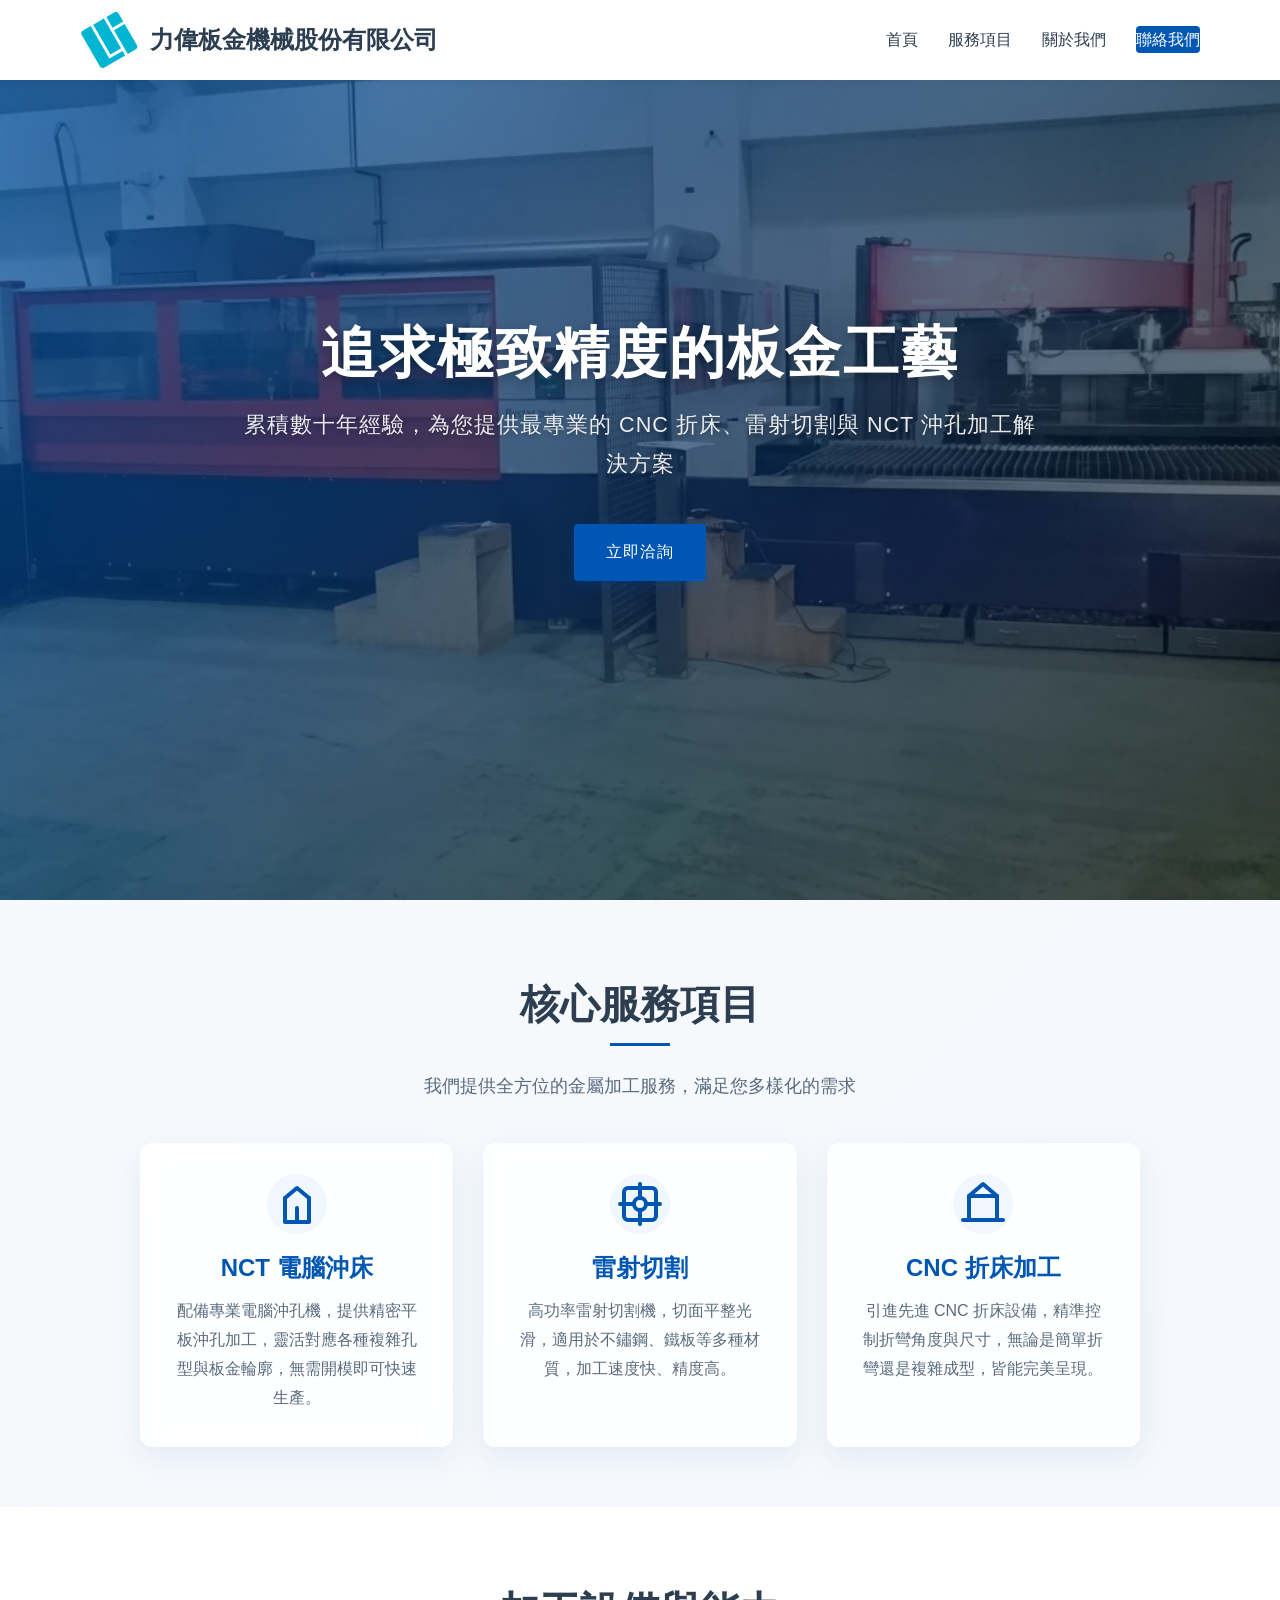
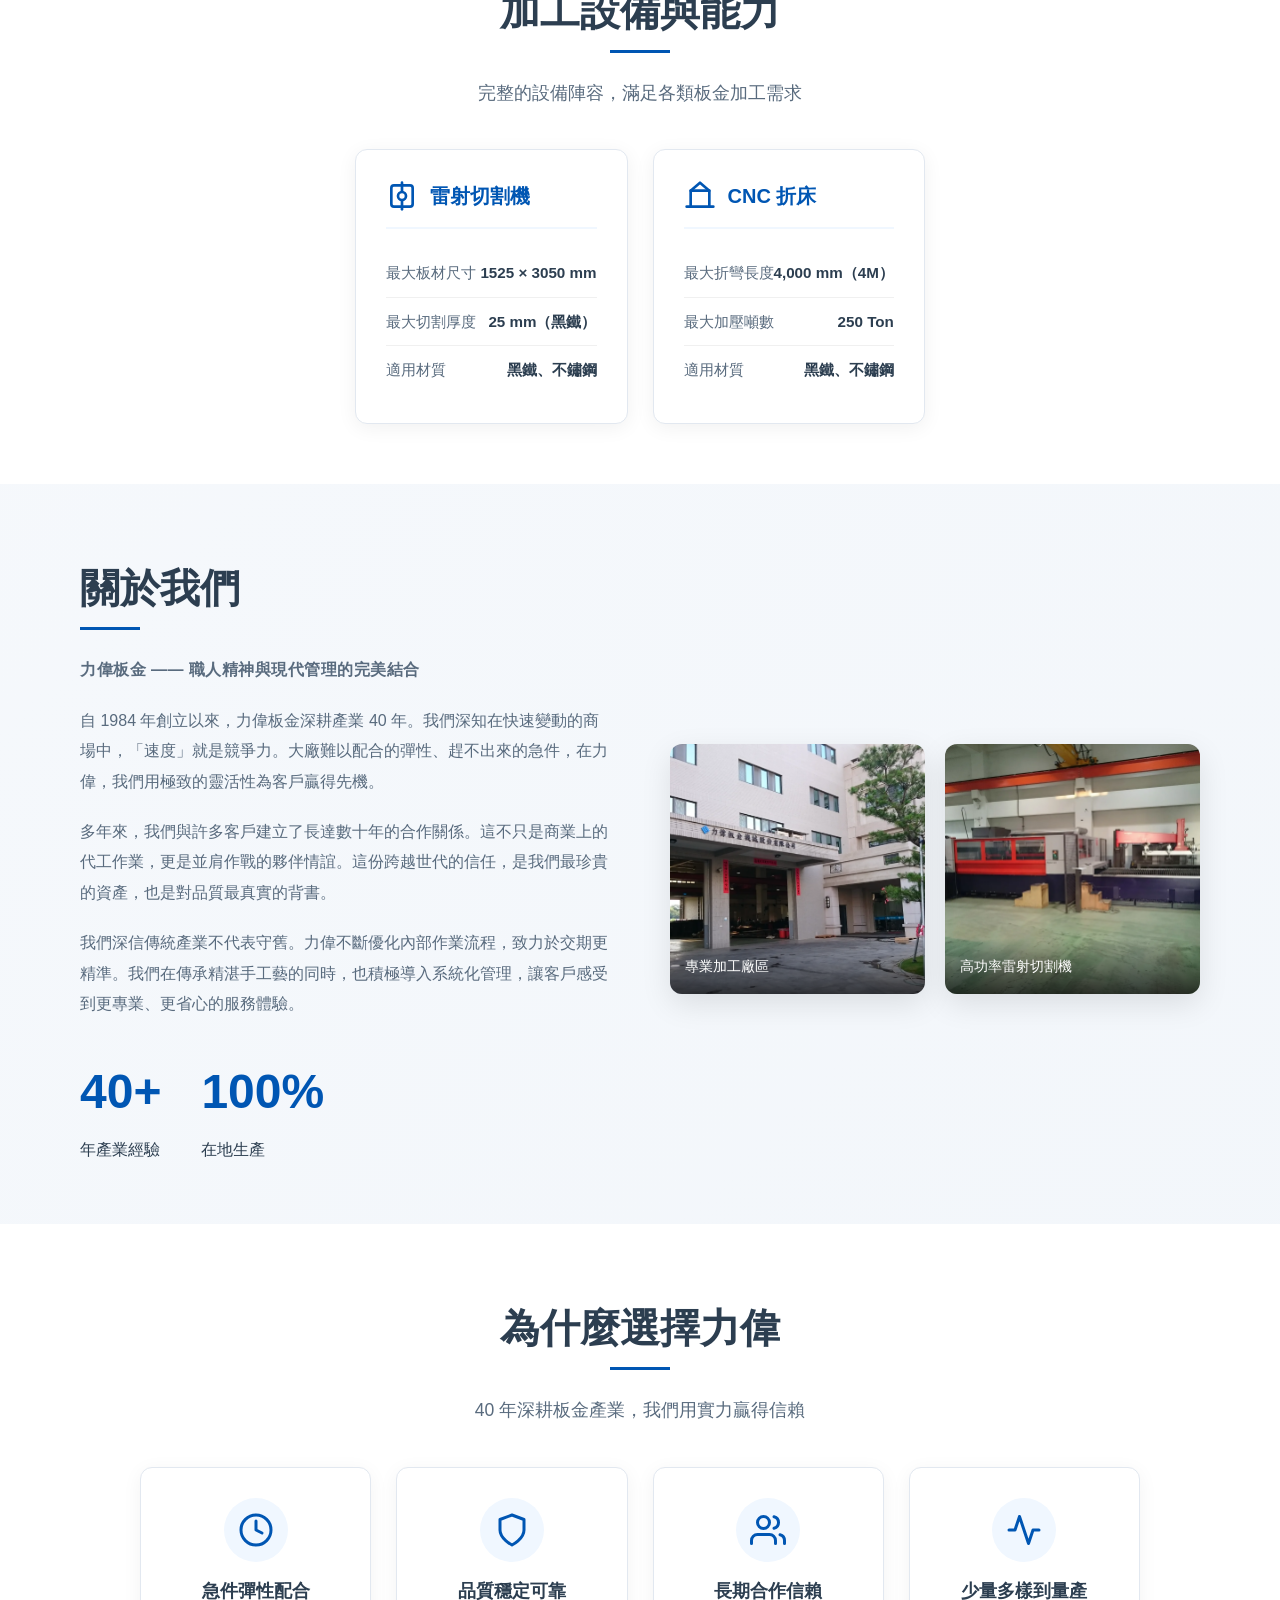
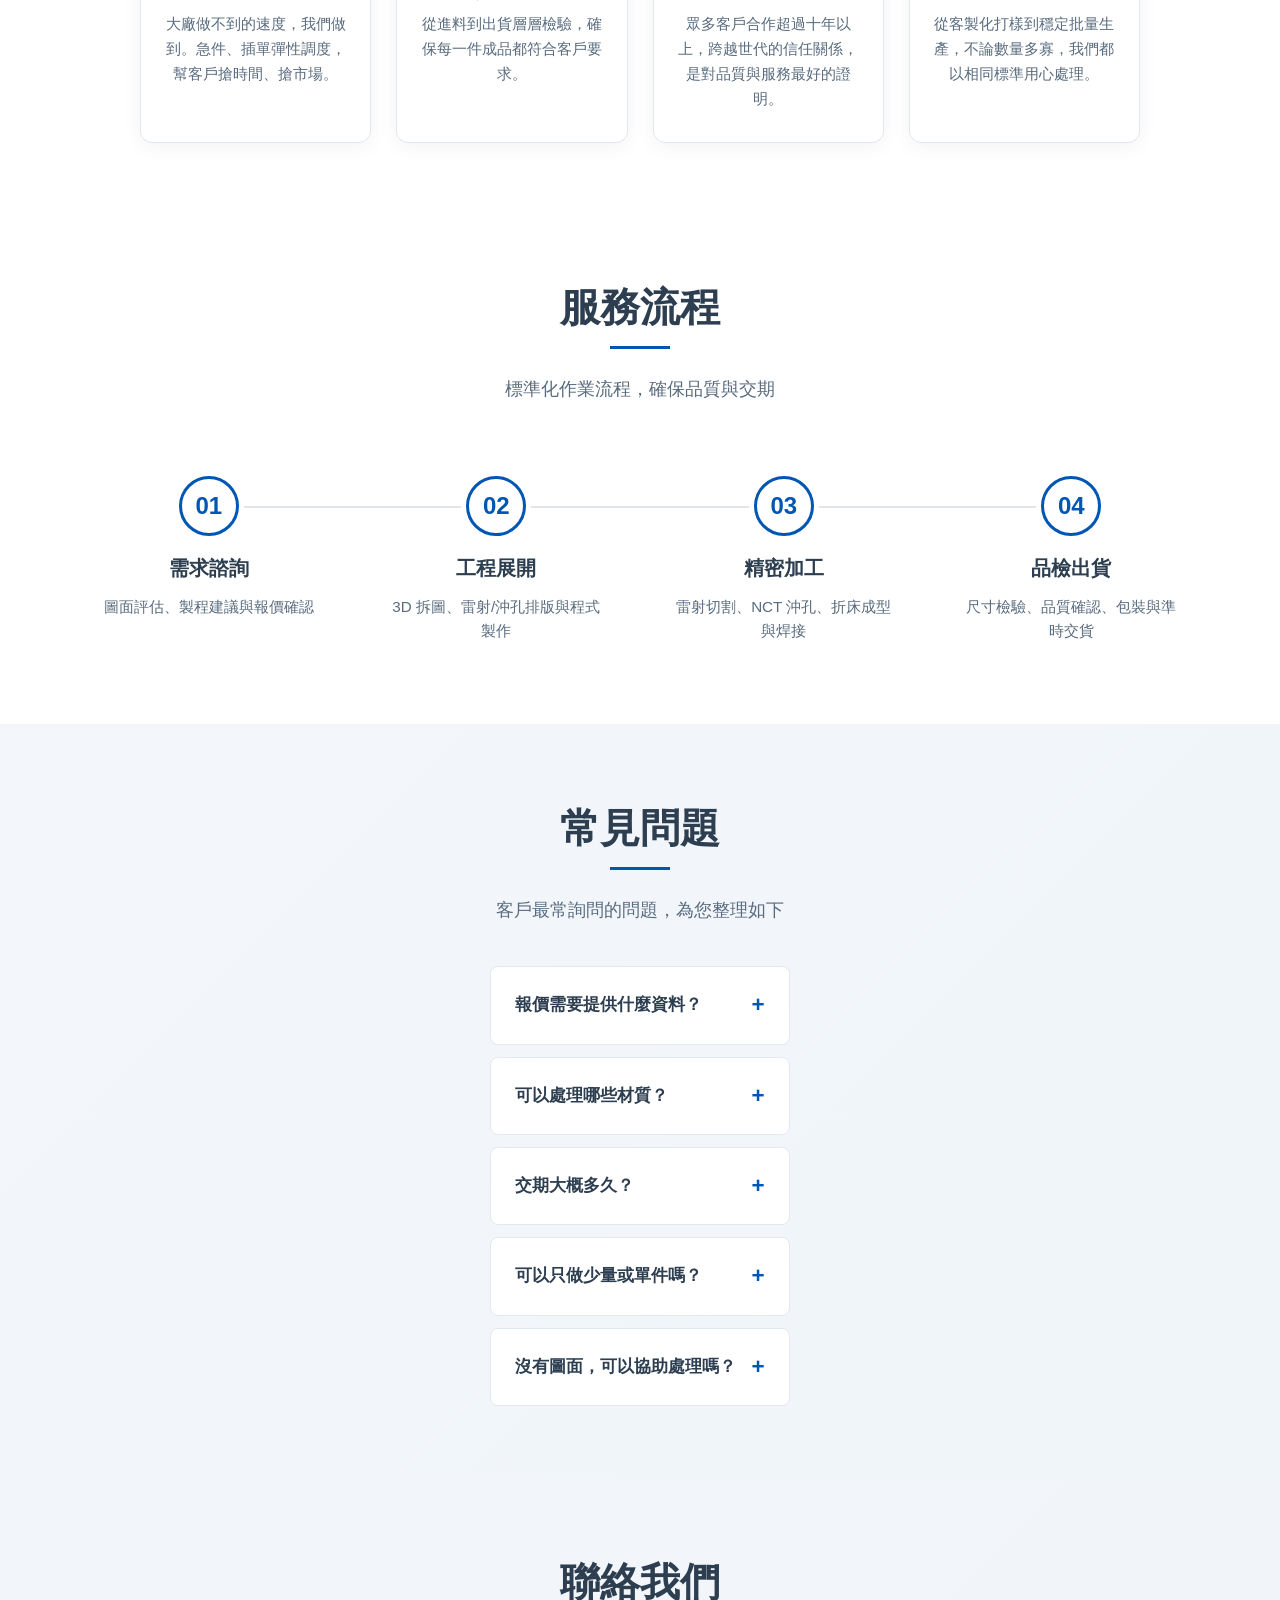
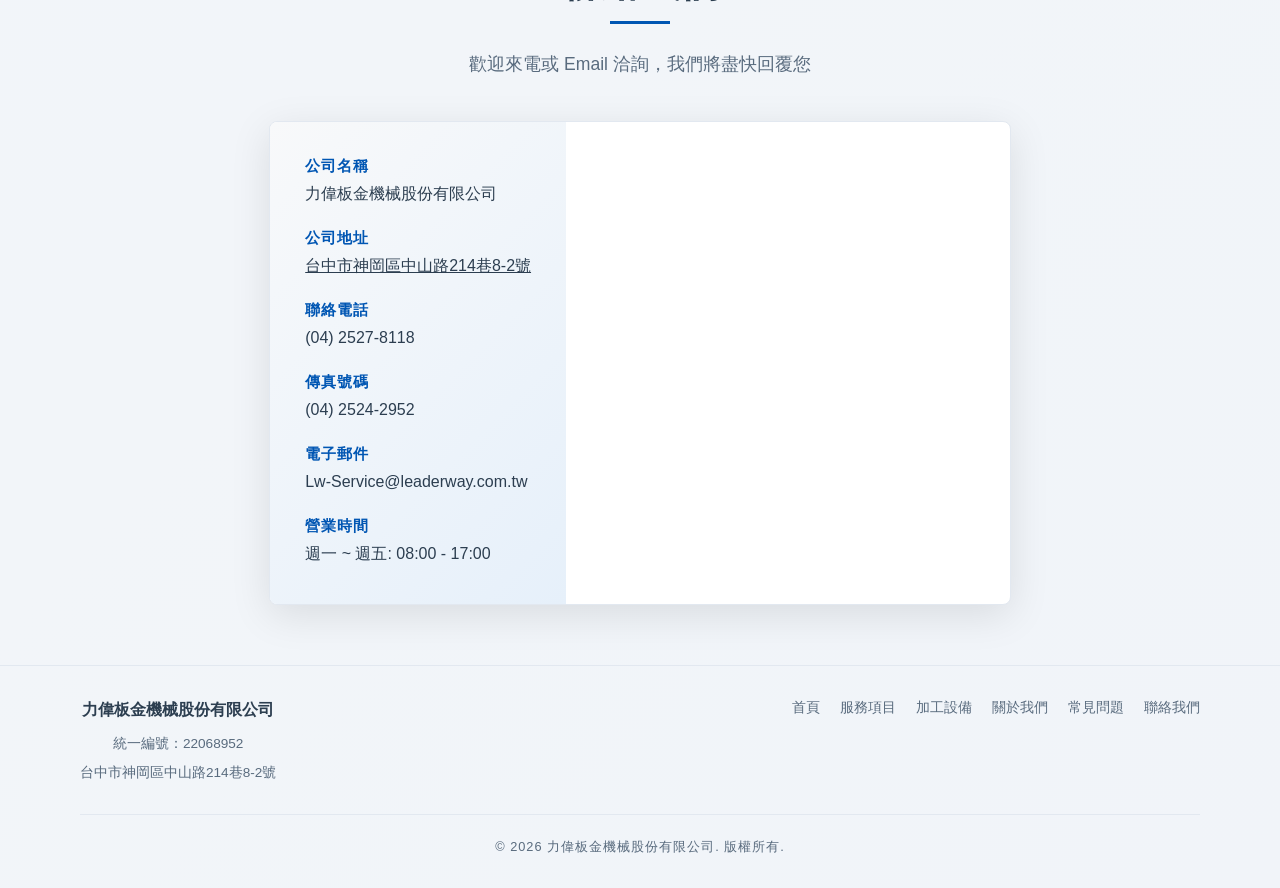
<file: index.html>
<!DOCTYPE html>
<html lang="zh-TW">

<head>
    <meta charset="UTF-8">
    <meta name="viewport" content="width=device-width, initial-scale=1.0">
    <meta name="theme-color" content="#0056b3">
    <meta http-equiv="Content-Security-Policy" content="default-src 'self'; script-src 'self'; style-src 'self' 'unsafe-inline' https://fonts.googleapis.com; font-src https://fonts.gstatic.com; img-src 'self' data:; frame-src https://www.google.com; connect-src 'self'; object-src 'none'; base-uri 'self'; form-action 'none'; upgrade-insecure-requests">
    <meta name="referrer" content="strict-origin-when-cross-origin">
    <link rel="icon" type="image/svg+xml" href="assets/logo.svg">
    <title>力偉板金機械股份有限公司 | 專業 CNC 折床、雷射切割、NCT 沖床加工</title>
    <meta name="description" content="力偉板金機械股份有限公司擁有數十年專業經驗，提供精密雷射切割、NCT 電腦沖床、CNC 折床加工與焊接組裝服務。位於台中神岡，是您最信賴的金屬加工合作夥伴。">
    <meta name="keywords" content="CNC折床,雷射切割,NCT沖床,板金加工,台中,神岡">
    <meta name="author" content="力偉板金機械股份有限公司">

    <!-- Open Graph for Social Sharing -->
    <meta property="og:title" content="力偉板金機械股份有限公司 | 專業 CNC 折床、雷射切割、NCT 沖床加工">
    <meta property="og:description" content="專業精密板金加工服務，提供 CNC 折床、雷射切割、NCT 沖孔加工與焊接組裝。">
    <meta property="og:type" content="business.business">
    <meta property="og:url" content="https://www.leaderway.com.tw">
    <meta property="og:image" content="https://www.leaderway.com.tw/assets/og-share.jpg">
    <meta property="og:image:width" content="1200">
    <meta property="og:image:height" content="630">
    <meta property="og:image:alt" content="力偉板金機械股份有限公司 廠區">
    <meta property="og:locale" content="zh_TW">
    <meta name="twitter:card" content="summary_large_image">

    <!-- Google Fonts -->
    <link rel="preconnect" href="https://fonts.googleapis.com">
    <link rel="preconnect" href="https://fonts.gstatic.com" crossorigin>
    <link
        href="https://fonts.googleapis.com/css2?family=Noto+Sans+TC:wght@400;500;700&family=Oswald:wght@500;700&display=swap"
        rel="stylesheet">

    <link rel="stylesheet" href="style.css">

    <!-- Structured Data (Schema.org) -->
    <script type="application/ld+json">
    {
        "@context": "https://schema.org",
        "@type": "LocalBusiness",
        "name": "力偉板金機械股份有限公司",
        "image": "https://www.leaderway.com.tw/assets/logo.jpg",
        "description": "專業精密板金加工服務公司",
        "url": "https://www.leaderway.com.tw",
        "telephone": "+886425278118",
        "email": "Lw-Service@leaderway.com.tw",
        "address": {
            "@type": "PostalAddress",
            "streetAddress": "台中市神岡區中山路214巷8-2號",
            "addressLocality": "台中市",
            "addressCountry": "TW"
        },
        "openingHoursSpecification": {
            "@type": "OpeningHoursSpecification",
            "dayOfWeek": ["Monday", "Tuesday", "Wednesday", "Thursday", "Friday"],
            "opens": "08:00",
            "closes": "17:00"
        }
    }
    </script>

    <!-- FAQ Structured Data -->
    <script type="application/ld+json">
    {
        "@context": "https://schema.org",
        "@type": "FAQPage",
        "mainEntity": [
            {
                "@type": "Question",
                "name": "報價需要提供什麼資料？",
                "acceptedAnswer": {
                    "@type": "Answer",
                    "text": "請提供加工圖面（CAD 檔案或 PDF 皆可）、材質、數量與交期需求。如有特殊表面處理需求（如烤漆、電鍍），也請一併說明，我們將盡速為您報價。"
                }
            },
            {
                "@type": "Question",
                "name": "可以處理哪些材質？",
                "acceptedAnswer": {
                    "@type": "Answer",
                    "text": "我們主要加工黑鐵（SPHC / SS400 等）及不鏽鋼（SUS 304 / 430 等）。這兩大類材質涵蓋了絕大多數板金加工需求。"
                }
            },
            {
                "@type": "Question",
                "name": "交期大概多久？",
                "acceptedAnswer": {
                    "@type": "Answer",
                    "text": "一般訂單交期約 7～14 個工作天，視數量與製程複雜度而定。急件可配合加速處理，歡迎來電討論。"
                }
            },
            {
                "@type": "Question",
                "name": "可以只做少量或單件嗎？",
                "acceptedAnswer": {
                    "@type": "Answer",
                    "text": "可以。我們從打樣、少量客製到穩定批量生產都能彈性配合，每一件都以相同品質標準製作。"
                }
            },
            {
                "@type": "Question",
                "name": "沒有圖面，可以協助處理嗎？",
                "acceptedAnswer": {
                    "@type": "Answer",
                    "text": "如果您有實品或草圖，我們可以協助丈量與繪製加工圖。建議先來電或 Email 與我們討論需求，再由工程人員評估。"
                }
            }
        ]
    }
    </script>
</head>

<body>
    <!-- Skip to Main Content Link (Accessibility) -->
    <a href="#capabilities" class="skip-link">跳至主要內容</a>

    <!-- Navigation -->
    <header class="header" role="banner">
        <div class="container">
            <a href="#home" class="logo" style="display:flex; align-items:center; gap:10px; text-decoration:none;"
                aria-label="力偉板金機械 首頁">
                <img src="assets/logo.svg" alt="力偉板金 Logo" width="60" height="60">
                <span class="company-name">力偉板金機械股份有限公司</span>
            </a>
            <nav class="nav" aria-label="主導航">
                <ul class="nav-list">
                    <li><a href="#home">首頁</a></li>
                    <li><a href="#capabilities">服務項目</a></li>
                    <li><a href="#about">關於我們</a></li>
                    <li><a href="#contact" class="btn-contact">聯絡我們</a></li>
                </ul>
            </nav>
            <button type="button" class="mobile-menu-toggle" aria-label="打開導航選單" aria-expanded="false" aria-controls="mobile-nav">
                <span></span>
                <span></span>
                <span></span>
            </button>
        </div>
    </header>

    <!-- Mobile Navigation Overlay -->
    <div class="mobile-nav-overlay" id="mobile-nav" role="navigation" aria-label="行動導航">
        <ul class="mobile-nav-list">
            <li><a href="#home">首頁</a></li>
            <li><a href="#capabilities">服務項目</a></li>
            <li><a href="#about">關於我們</a></li>
            <li><a href="#contact">聯絡我們</a></li>
        </ul>
    </div>

    <!-- Hero Section -->
    <section class="hero" id="home">
        <div class="hero-bg-image" style="background-image: url('assets/portfolio/machine_hero_cleaned.webp');"></div>
        <div class="hero-overlay"></div>

        <div class="hero-content">
            <h1>追求極致精度的板金工藝</h1>
            <p>累積數十年經驗，為您提供最專業的 CNC 折床、雷射切割與 NCT 沖孔加工解決方案</p>
            <a href="#contact" class="btn btn-primary">立即洽詢</a>
        </div>
    </section>

    <!-- Capabilities Section -->
    <section id="capabilities" class="section">
        <div class="container">
            <h2 class="section-title">核心服務項目</h2>
            <p class="section-subtitle">我們提供全方位的金屬加工服務，滿足您多樣化的需求</p>

            <div class="capabilities-grid">
                <div class="capability-card">
                    <div class="icon">
                        <!-- SVG Icon for Stamping -->
                        <svg xmlns="http://www.w3.org/2000/svg" width="48" height="48" viewBox="0 0 24 24" fill="none"
                            stroke="currentColor" stroke-width="2" stroke-linecap="round" stroke-linejoin="round">
                            <path d="M6 9v12h12V9" />
                            <path d="M6 9l6-5 6 5" />
                            <line x1="12" y1="14" x2="12" y2="21" />
                        </svg>
                    </div>
                    <h3>NCT 電腦沖床</h3>
                    <p>配備專業電腦沖孔機，提供精密平板沖孔加工，靈活對應各種複雜孔型與板金輪廓，無需開模即可快速生產。</p>
                </div>

                <div class="capability-card">
                    <div class="icon">
                        <!-- SVG Icon for Laser Cutting -->
                        <svg xmlns="http://www.w3.org/2000/svg" width="48" height="48" viewBox="0 0 24 24" fill="none"
                            stroke="currentColor" stroke-width="2" stroke-linecap="round" stroke-linejoin="round">
                            <rect x="4" y="4" width="16" height="16" rx="2" ry="2" />
                            <line x1="12" y1="22" x2="12" y2="15.5" />
                            <line x1="12" y1="2" x2="12" y2="8.5" />
                            <line x1="2" y1="12" x2="8.5" y2="12" />
                            <line x1="22" y1="12" x2="15.5" y2="12" />
                            <circle cx="12" cy="12" r="3" />
                        </svg>
                    </div>
                    <h3>雷射切割</h3>
                    <p>高功率雷射切割機，切面平整光滑，適用於不鏽鋼、鐵板等多種材質，加工速度快、精度高。</p>
                </div>

                <div class="capability-card">
                    <div class="icon">
                        <!-- SVG Icon for CNC Bending -->
                        <svg xmlns="http://www.w3.org/2000/svg" width="48" height="48" viewBox="0 0 24 24" fill="none"
                            stroke="currentColor" stroke-width="2" stroke-linecap="round" stroke-linejoin="round">
                            <path d="M2 20h20" />
                            <path d="M5 20V8h14v12" />
                            <path d="M5 8l7-6 7 6" />
                        </svg>
                    </div>
                    <h3>CNC 折床加工</h3>
                    <p>引進先進 CNC 折床設備，精準控制折彎角度與尺寸，無論是簡單折彎還是複雜成型，皆能完美呈現。</p>
                </div>
            </div>
        </div>
    </section>

    <!-- Equipment Specs Section -->
    <section id="equipment" class="section bg-light">
        <div class="container">
            <h2 class="section-title">加工設備與能力</h2>
            <p class="section-subtitle">完整的設備陣容，滿足各類板金加工需求</p>

            <div class="equipment-grid">
                <div class="equipment-card">
                    <div class="equipment-header">
                        <svg xmlns="http://www.w3.org/2000/svg" width="32" height="32" viewBox="0 0 24 24" fill="none"
                            stroke="currentColor" stroke-width="2" stroke-linecap="round" stroke-linejoin="round">
                            <rect x="4" y="4" width="16" height="16" rx="2" ry="2" />
                            <circle cx="12" cy="12" r="3" />
                            <line x1="12" y1="2" x2="12" y2="8.5" />
                            <line x1="12" y1="15.5" x2="12" y2="22" />
                        </svg>
                        <h3>雷射切割機</h3>
                    </div>
                    <ul class="spec-list">
                        <li><span class="spec-label">最大板材尺寸</span><span class="spec-value">1525 × 3050 mm</span></li>
                        <li><span class="spec-label">最大切割厚度</span><span class="spec-value">25 mm（黑鐵）</span></li>
                        <li><span class="spec-label">適用材質</span><span class="spec-value">黑鐵、不鏽鋼</span></li>
                    </ul>
                </div>

                <div class="equipment-card">
                    <div class="equipment-header">
                        <svg xmlns="http://www.w3.org/2000/svg" width="32" height="32" viewBox="0 0 24 24" fill="none"
                            stroke="currentColor" stroke-width="2" stroke-linecap="round" stroke-linejoin="round">
                            <path d="M2 20h20" />
                            <path d="M5 20V8h14v12" />
                            <path d="M5 8l7-6 7 6" />
                        </svg>
                        <h3>CNC 折床</h3>
                    </div>
                    <ul class="spec-list">
                        <li><span class="spec-label">最大折彎長度</span><span class="spec-value">4,000 mm（4M）</span></li>
                        <li><span class="spec-label">最大加壓噸數</span><span class="spec-value">250 Ton</span></li>
                        <li><span class="spec-label">適用材質</span><span class="spec-value">黑鐵、不鏽鋼</span></li>
                    </ul>
                </div>

            </div>
        </div>
    </section>

    <!-- Portfolio Section (Temporarily Hidden)
    <section id="portfolio" class="section bg-light">
        <div class="container">
            <h2 class="section-title">精選成品展示</h2>
            <p class="section-subtitle">展示我們在不同領域的高精度板金加工成果</p>

            <div class="portfolio-grid">
                <div class="portfolio-item">
                    <img src="assets/portfolio/complex_metal_chassis.png" alt="精密鈑金機箱" loading="lazy">
                    <div class="portfolio-info">
                        <h3>精密鈑金機箱</h3>
                        <p>多軸折彎與散熱孔加工</p>
                    </div>
                </div>
                <div class="portfolio-item">
                    <img src="assets/portfolio/portfolio_part_2_1768061010076.png" alt="藝術雷射切割" loading="lazy">
                    <div class="portfolio-info">
                        <h3>藝術雷射切割</h3>
                        <p>高難度花紋精準切割</p>
                    </div>
                </div>
                <div class="portfolio-item">
                    <img src="assets/portfolio/portfolio_part_3_1768061029682.png" alt="工業配電箱" loading="lazy">
                    <div class="portfolio-info">
                        <h3>工業配電箱</h3>
                        <p>結構堅固、防塵防水設計</p>
                    </div>
                </div>
                <div class="portfolio-item">
                    <img src="assets/portfolio/portfolio_part_4_1768061046572.png" alt="精密五金零件" loading="lazy">
                    <div class="portfolio-info">
                        <h3>精密五金零件</h3>
                        <p>多道折彎加工</p>
                    </div>
                </div>
            </div>
        </div>
    </section>
    -->

    <!-- About Us Section -->
    <section id="about" class="section">
        <div class="container">
            <div class="about-layout">
                <div class="about-text">
                    <h2 class="section-title text-left">關於我們</h2>
                    <p class="lead-text"><strong>力偉板金 —— 職人精神與現代管理的完美結合</strong></p>
                    <p>自 1984 年創立以來，力偉板金深耕產業 40 年。我們深知在快速變動的商場中，「速度」就是競爭力。大廠難以配合的彈性、趕不出來的急件，在力偉，我們用極致的靈活性為客戶贏得先機。</p>

                    <p>多年來，我們與許多客戶建立了長達數十年的合作關係。這不只是商業上的代工作業，更是並肩作戰的夥伴情誼。這份跨越世代的信任，是我們最珍貴的資產，也是對品質最真實的背書。</p>

                    <p>我們深信傳統產業不代表守舊。力偉不斷優化內部作業流程，致力於交期更精準。我們在傳承精湛手工藝的同時，也積極導入系統化管理，讓客戶感受到更專業、更省心的服務體驗。</p>

                    <div class="stats">
                        <div class="stat-item">
                            <span class="stat-number">40+</span>
                            <span class="stat-label">年產業經驗</span>
                        </div>
                        <div class="stat-item">
                            <span class="stat-number">100%</span>
                            <span class="stat-label">在地生產</span>
                        </div>
                    </div>
                </div>
                <div class="about-images">
                    <div class="about-img-wrapper main-img">
                        <img src="assets/portfolio/factory_main.webp" alt="力偉板金廠區外觀" loading="lazy">
                        <span class="img-caption">專業加工廠區</span>
                    </div>
                    <div class="about-img-wrapper sub-img">
                        <img src="assets/portfolio/machine_hero_cleaned.webp" alt="先進雷射設備" loading="lazy">
                        <span class="img-caption">高功率雷射切割機</span>
                    </div>
                </div>
            </div>
        </div>
    </section>

    <!-- Why Choose Us Section -->
    <section id="why-us" class="section bg-light">
        <div class="container">
            <h2 class="section-title">為什麼選擇力偉</h2>
            <p class="section-subtitle">40 年深耕板金產業，我們用實力贏得信賴</p>

            <div class="why-us-grid">
                <div class="why-us-card">
                    <div class="why-us-icon">
                        <svg xmlns="http://www.w3.org/2000/svg" width="36" height="36" viewBox="0 0 24 24" fill="none"
                            stroke="currentColor" stroke-width="2" stroke-linecap="round" stroke-linejoin="round">
                            <circle cx="12" cy="12" r="10" />
                            <polyline points="12 6 12 12 16 14" />
                        </svg>
                    </div>
                    <h3>急件彈性配合</h3>
                    <p>大廠做不到的速度，我們做到。急件、插單彈性調度，幫客戶搶時間、搶市場。</p>
                </div>

                <div class="why-us-card">
                    <div class="why-us-icon">
                        <svg xmlns="http://www.w3.org/2000/svg" width="36" height="36" viewBox="0 0 24 24" fill="none"
                            stroke="currentColor" stroke-width="2" stroke-linecap="round" stroke-linejoin="round">
                            <path d="M12 22s8-4 8-10V5l-8-3-8 3v7c0 6 8 10 8 10z" />
                        </svg>
                    </div>
                    <h3>品質穩定可靠</h3>
                    <p>從進料到出貨層層檢驗，確保每一件成品都符合客戶要求。</p>
                </div>

                <div class="why-us-card">
                    <div class="why-us-icon">
                        <svg xmlns="http://www.w3.org/2000/svg" width="36" height="36" viewBox="0 0 24 24" fill="none"
                            stroke="currentColor" stroke-width="2" stroke-linecap="round" stroke-linejoin="round">
                            <path d="M17 21v-2a4 4 0 0 0-4-4H5a4 4 0 0 0-4 4v2" />
                            <circle cx="9" cy="7" r="4" />
                            <path d="M23 21v-2a4 4 0 0 0-3-3.87" />
                            <path d="M16 3.13a4 4 0 0 1 0 7.75" />
                        </svg>
                    </div>
                    <h3>長期合作信賴</h3>
                    <p>眾多客戶合作超過十年以上，跨越世代的信任關係，是對品質與服務最好的證明。</p>
                </div>

                <div class="why-us-card">
                    <div class="why-us-icon">
                        <svg xmlns="http://www.w3.org/2000/svg" width="36" height="36" viewBox="0 0 24 24" fill="none"
                            stroke="currentColor" stroke-width="2" stroke-linecap="round" stroke-linejoin="round">
                            <polyline points="22 12 18 12 15 21 9 3 6 12 2 12" />
                        </svg>
                    </div>
                    <h3>少量多樣到量產</h3>
                    <p>從客製化打樣到穩定批量生產，不論數量多寡，我們都以相同標準用心處理。</p>
                </div>
            </div>
        </div>
    </section>

    <!-- Service Process Section -->
    <section class="section bg-light" id="process">
        <div class="container">
            <h2 class="section-title">服務流程</h2>
            <p class="section-subtitle">標準化作業流程，確保品質與交期</p>

            <div class="process-grid">
                <div class="process-step">
                    <div class="step-icon">01</div>
                    <h3>需求諮詢</h3>
                    <p>圖面評估、製程建議與報價確認</p>
                </div>
                <div class="process-step">
                    <div class="step-icon">02</div>
                    <h3>工程展開</h3>
                    <p>3D 拆圖、雷射/沖孔排版與程式製作</p>
                </div>
                <div class="process-step">
                    <div class="step-icon">03</div>
                    <h3>精密加工</h3>
                    <p>雷射切割、NCT 沖孔、折床成型與焊接</p>
                </div>
                <div class="process-step">
                    <div class="step-icon">04</div>
                    <h3>品檢出貨</h3>
                    <p>尺寸檢驗、品質確認、包裝與準時交貨</p>
                </div>
            </div>
        </div>
    </section>

    <!-- FAQ Section -->
    <section id="faq" class="section">
        <div class="container">
            <h2 class="section-title">常見問題</h2>
            <p class="section-subtitle">客戶最常詢問的問題，為您整理如下</p>

            <div class="faq-list">
                <details class="faq-item">
                    <summary class="faq-question">報價需要提供什麼資料？</summary>
                    <div class="faq-answer">
                        <p>請提供加工圖面（CAD 檔案或 PDF 皆可）、材質、數量與交期需求。如有特殊表面處理需求（如烤漆、電鍍），也請一併說明，我們將盡速為您報價。</p>
                    </div>
                </details>

                <details class="faq-item">
                    <summary class="faq-question">可以處理哪些材質？</summary>
                    <div class="faq-answer">
                        <p>我們主要加工黑鐵（SPHC / SS400 等）及不鏽鋼（SUS 304 / 430 等）。這兩大類材質涵蓋了絕大多數板金加工需求。</p>
                    </div>
                </details>

                <details class="faq-item">
                    <summary class="faq-question">交期大概多久？</summary>
                    <div class="faq-answer">
                        <p>一般訂單交期約 7～14 個工作天，視數量與製程複雜度而定。急件可配合加速處理，歡迎來電討論。</p>
                    </div>
                </details>

                <details class="faq-item">
                    <summary class="faq-question">可以只做少量或單件嗎？</summary>
                    <div class="faq-answer">
                        <p>可以。我們從打樣、少量客製到穩定批量生產都能彈性配合，每一件都以相同品質標準製作。</p>
                    </div>
                </details>

                <details class="faq-item">
                    <summary class="faq-question">沒有圖面，可以協助處理嗎？</summary>
                    <div class="faq-answer">
                        <p>如果您有實品或草圖，我們可以協助丈量與繪製加工圖。建議先來電或 Email 與我們討論需求，再由工程人員評估。</p>
                    </div>
                </details>
            </div>
        </div>
    </section>

    <!-- Contact Us Section -->
    <section id="contact" class="section bg-dark text-white">
        <div class="container">
            <h2 class="section-title text-white">聯絡我們</h2>
            <p class="section-subtitle text-white-50">歡迎來電或 Email 洽詢，我們將盡快回覆您</p>

            <div class="contact-wrapper">
                <div class="contact-details">
                    <div class="contact-item">
                        <h4>公司名稱</h4>
                        <p>力偉板金機械股份有限公司</p>
                    </div>
                    <div class="contact-item">
                        <h4>公司地址</h4>
                        <p><a href="https://www.google.com/maps/place/429%E8%87%BA%E4%B8%AD%E5%B8%82%E7%A5%9E%E5%B2%A1%E5%8D%80%E4%B8%AD%E5%B1%B1%E8%B7%AF214%E5%B7%B78-+2%E8%99%9F/@24.2494732,120.693059,17z"
                                target="_blank" rel="noopener noreferrer"
                                style="text-decoration: underline;">台中市神岡區中山路214巷8-2號</a></p>
                    </div>
                    <div class="contact-item">
                        <h4>聯絡電話</h4>
                        <p><a href="tel:0425278118">(04) 2527-8118</a></p>
                    </div>
                    <div class="contact-item">
                        <h4>傳真號碼</h4>
                        <p>(04) 2524-2952</p>
                    </div>
                    <div class="contact-item">
                        <h4>電子郵件</h4>
                        <p><a href="mailto:Lw-Service@leaderway.com.tw">Lw-Service@leaderway.com.tw</a></p>
                    </div>
                    <div class="contact-item">
                        <h4>營業時間</h4>
                        <p>週一 ~ 週五: 08:00 - 17:00</p>
                    </div>
                </div>

                <!-- Map Column -->
                <div class="contact-map">
                    <iframe width="100%" height="100%" style="border:0; min-height: 400px;" loading="lazy"
                        allowfullscreen="allowfullscreen" aria-label="公司地址在 Google 地圖上的位置" title="力偉板金機械股份有限公司位置地圖"
                        referrerpolicy="no-referrer-when-downgrade"
                        src="https://www.google.com/maps/embed?pb=!1m18!1m12!1m3!1d3639.5!2d120.693059!3d24.2494732!2m3!1f0!2f0!3f0!3m2!1i1024!2i768!4f13.1!3m3!1m2!1s0x346910b44313005f%3A0x4455476e9c6a368c!2z5Yqb5YG15p2_6YeR5qmf5qKw5qCq5byP5pyD56S-!5e0!3m2!1szh-TW!2stw!4v1709900000000"></iframe>
                </div>
            </div>
        </div>
    </section>

    <!-- Back to Top Button -->
    <button id="back-to-top" class="back-to-top" aria-label="返回頂部" title="返回頂部">↑</button>

    <!-- Footer -->
    <footer class="footer" role="contentinfo">
        <div class="container">
            <div class="footer-content">
                <div class="footer-info">
                    <p class="footer-company">力偉板金機械股份有限公司</p>
                    <p>統一編號：22068952</p>
                    <p>台中市神岡區中山路214巷8-2號</p>
                </div>
                <div class="footer-links">
                    <a href="#home">首頁</a>
                    <a href="#capabilities">服務項目</a>
                    <a href="#equipment">加工設備</a>
                    <a href="#about">關於我們</a>
                    <a href="#faq">常見問題</a>
                    <a href="#contact">聯絡我們</a>
                </div>
            </div>
            <div class="footer-bottom">
                <p>&copy; 2026 力偉板金機械股份有限公司. 版權所有.</p>
            </div>
        </div>
    </footer>

    <script src="script.js"></script>
</body>

</html>
</file>
<file: style.css>
/*
   Modern Sheet Metal Factory Website Styles
   Theme: Professional Blue
*/

:root {
    --primary-blue: #0056b3;
    --primary-dark: #004494;
    --accent-blue: #f0f7ff;
    --text-dark: #2c3e50;
    --text-light: #596b7e;
    --bg-light: transparent;
    --bg-dark: rgba(244, 246, 249, 0.5);
    --white: #ffffff;
    --border-color: #e2e8f0;
    --bg-gradient: linear-gradient(135deg, #f8fafd 0%, #eff4f9 100%);

    --container-width: 1200px;
    --header-height: 80px;

    --transition: all 0.3s ease;
    --grain-opacity: 0.15;
}

/* Reset & Base */
* {
    margin: 0;
    padding: 0;
    box-sizing: border-box;
}

html {
    scroll-behavior: smooth;
    scroll-padding-top: 100px;
}

body {
    font-family: 'Noto Sans TC', sans-serif;
    font-size: 16px;
    color: var(--text-dark);
    line-height: 1.8;
    overflow-x: hidden;
    background: var(--bg-gradient);
    min-height: 100vh;
}

h1, h2, h3, h4, h5, h6 {
    font-family: 'Oswald', sans-serif;
    font-weight: 700;
    line-height: 1.2;
    margin-bottom: 1rem;
    color: var(--primary-blue);
}

a {
    color: inherit;
    text-decoration: none;
}

ul {
    list-style: none;
}

img {
    max-width: 100%;
    height: auto;
}

/* Utility Classes */
.bg-dark {
    background-color: var(--bg-dark);
    color: var(--text-dark);
}

.bg-light {
    background-color: var(--white) !important;
}

.text-white {
    color: var(--text-dark) !important;
}

.text-white-50 {
    color: var(--text-light) !important;
}

.text-left {
    text-align: left !important;
}

/* Container */
.container {
    max-width: var(--container-width);
    margin: 0 auto;
    padding: 0 40px;
}

/* Buttons */
.btn {
    display: inline-block;
    padding: 14px 32px;
    border-radius: 4px;
    font-weight: 500;
    font-size: 1rem;
    letter-spacing: 1px;
    text-transform: uppercase;
    cursor: pointer;
    transition: var(--transition);
    border: none;
}

.btn-primary {
    background-color: var(--primary-blue);
    color: var(--white);
    box-shadow: 0 4px 15px rgba(0, 74, 173, 0.3);
}

.btn-primary:hover {
    background-color: var(--primary-dark);
    transform: translateY(-2px);
    box-shadow: 0 6px 20px rgba(0, 74, 173, 0.4);
}

/* ===== HEADER & NAVIGATION ===== */
.header {
    height: var(--header-height);
    background: var(--white);
    box-shadow: 0 2px 10px rgba(0, 0, 0, 0.05);
    position: fixed;
    top: 0;
    left: 0;
    width: 100%;
    z-index: 1000;
    display: flex;
    align-items: center;
}

.header .container {
    display: flex;
    justify-content: space-between;
    align-items: center;
    width: 100%;
}

.logo img {
    height: 60px;
    width: 60px;
}

.company-name {
    font-size: 1.5rem;
    font-weight: bold;
    color: var(--text-dark);
    white-space: nowrap;
}

.nav-list {
    display: flex;
    gap: 30px;
}

.nav-list li a {
    font-weight: 500;
    color: var(--text-dark);
    font-size: 1rem;
    position: relative;
    padding: 5px 0;
}

.nav-list li a:not(.btn-contact)::after {
    content: '';
    position: absolute;
    bottom: 0;
    left: 0;
    width: 0;
    height: 2px;
    background-color: var(--primary-blue);
    transition: var(--transition);
}

.nav-list li a:not(.btn-contact):hover::after {
    width: 100%;
}

.nav-list li a:not(.btn-contact):hover {
    color: var(--primary-blue);
}

.btn-contact {
    padding: 8px 20px;
    background-color: var(--primary-blue);
    color: var(--white) !important;
    border-radius: 4px;
}

.btn-contact:hover {
    background-color: var(--primary-dark);
}

.mobile-menu-toggle {
    display: none;
    background: none;
    border: 0;
    padding: 0;
    flex-direction: column;
    justify-content: space-between;
    width: 30px;
    height: 21px;
    cursor: pointer;
    z-index: 1001;
}

.mobile-menu-toggle span {
    display: block;
    height: 3px;
    width: 100%;
    background-color: var(--text-dark);
    border-radius: 2px;
    transition: var(--transition);
}

/* Mobile Nav Overlay */
.mobile-nav-overlay {
    position: fixed;
    top: 0;
    left: 0;
    width: 100%;
    height: 100vh;
    background-color: rgba(0, 0, 0, 0);
    z-index: 1000;
    visibility: hidden;
    pointer-events: none;
    transition: background-color 0.4s ease, visibility 0.4s;
    overflow: hidden;
}

.mobile-nav-overlay.active {
    background-color: rgba(0, 0, 0, 0.5);
    visibility: visible;
    pointer-events: auto;
}

.mobile-nav-list {
    position: absolute;
    top: 0;
    right: -100%;
    width: 75%;
    max-width: 300px;
    height: 100vh;
    background: rgba(255, 255, 255, 0.95);
    backdrop-filter: blur(15px);
    -webkit-backdrop-filter: blur(15px);
    display: flex;
    flex-direction: column;
    justify-content: center;
    padding: 40px;
    box-shadow: -10px 0 30px rgba(0, 0, 0, 0.1);
    transition: right 0.4s cubic-bezier(0.165, 0.84, 0.44, 1);
    list-style: none;
}

.mobile-nav-overlay.active .mobile-nav-list {
    right: 0;
}

.mobile-nav-list li {
    margin: 15px 0;
    opacity: 0;
    transform: translateX(20px);
    transition: all 0.4s ease;
}

.mobile-nav-overlay.active .mobile-nav-list li {
    opacity: 1;
    transform: translateX(0);
}

.mobile-nav-overlay.active li:nth-child(1) { transition-delay: 0.1s; }
.mobile-nav-overlay.active li:nth-child(2) { transition-delay: 0.2s; }
.mobile-nav-overlay.active li:nth-child(3) { transition-delay: 0.3s; }
.mobile-nav-overlay.active li:nth-child(4) { transition-delay: 0.4s; }

.mobile-nav-list a {
    font-size: 1.25rem;
    font-weight: 700;
    color: var(--text-dark);
    text-decoration: none;
    display: block;
    padding: 10px 0;
    border-bottom: 1px solid rgba(0, 86, 179, 0.1);
}

.mobile-nav-list a:hover {
    color: var(--primary-blue);
}

/* ===== HERO SECTION ===== */
.hero {
    height: 100vh;
    min-height: 600px;
    position: relative;
    overflow: hidden;
    display: flex;
    align-items: center;
    justify-content: center;
    text-align: center;
    color: var(--white);
    padding: 0 20px;
    background-color: var(--text-dark);
}

.hero-bg-image {
    position: absolute;
    top: 0;
    left: 0;
    width: 100%;
    height: 100%;
    background-size: cover;
    background-position: center;
    background-repeat: no-repeat;
    z-index: 1;
    transform: scale(1.05);
    animation: slowZoom 20s infinite alternate linear;
}

.hero-bg-image::after {
    content: "";
    position: absolute;
    top: 0;
    left: 0;
    width: 100%;
    height: 100%;
    background-image: url("data:image/svg+xml,%3Csvg viewBox='0 0 200 200' xmlns='http://www.w3.org/2000/svg'%3E%3Cfilter id='noiseFilter'%3E%3CfeTurbulence type='fractalNoise' baseFrequency='0.65' numOctaves='3' stitchTiles='stitch'/%3E%3C/filter%3E%3Crect width='100%25' height='100%25' filter='url(%23noiseFilter)'/%3E%3C/svg%3E");
    opacity: 0.12;
    pointer-events: none;
    z-index: 2;
    mix-blend-mode: overlay;
}

@keyframes slowZoom {
    from { transform: scale(1); }
    to { transform: scale(1.1); }
}

.hero-overlay {
    position: absolute;
    top: 0;
    left: 0;
    width: 100%;
    height: 100%;
    background: linear-gradient(135deg, rgba(0, 86, 179, 0.7) 0%, rgba(0, 0, 0, 0.6) 100%);
    z-index: 2;
}

.hero::before {
    display: none;
}

.hero-content {
    max-width: 800px;
    animation: fadeInUp 1s ease-out;
    position: relative;
    z-index: 2;
}

.hero-content h1 {
    font-size: 3.5rem;
    margin-bottom: 20px;
    text-shadow: 0 4px 10px rgba(0, 0, 0, 0.3);
    color: var(--white);
    letter-spacing: 2px;
}

.hero-content p {
    font-size: 1.35rem;
    margin-bottom: 40px;
    color: var(--white);
    opacity: 0.9;
    font-weight: 500;
    text-shadow: 0 2px 5px rgba(0, 0, 0, 0.3);
    letter-spacing: 1px;
}

@keyframes fadeInUp {
    from {
        opacity: 0;
        transform: translateY(30px);
    }
    to {
        opacity: 1;
        transform: translateY(0);
    }
}

/* ===== SECTIONS COMMON ===== */
.section {
    padding: 80px 0 60px 0;
    display: flex;
    flex-direction: column;
    justify-content: flex-start;
}

.section-title {
    text-align: center;
    font-size: 2.5rem;
    color: inherit;
    margin-bottom: 10px;
    position: relative;
    display: inline-block;
    width: 100%;
}

.section-title::after {
    content: '';
    display: block;
    width: 60px;
    height: 3px;
    background-color: var(--primary-blue);
    margin: 15px auto;
}

.section-subtitle {
    text-align: center;
    color: var(--text-light);
    font-size: 1.1rem;
    margin-bottom: 40px;
    max-width: 600px;
    margin-left: auto;
    margin-right: auto;
}

/* ===== CAPABILITIES GRID ===== */
.capabilities-grid {
    display: grid;
    grid-template-columns: repeat(3, 1fr);
    gap: 30px;
    max-width: 1000px;
    margin: 0 auto;
}

.capability-card {
    background: rgba(255, 255, 255, 0.9);
    backdrop-filter: blur(10px);
    padding: 30px;
    border-radius: 12px;
    box-shadow: 0 10px 30px rgba(0, 74, 173, 0.08);
    text-align: center;
    transition: var(--transition);
    border: 1px solid rgba(255, 255, 255, 0.8);
    border-bottom: 4px solid transparent;
}

.capability-card:hover {
    transform: translateY(-10px);
    box-shadow: 0 10px 30px rgba(0, 0, 0, 0.1);
    border-bottom-color: var(--primary-blue);
}

.capability-card .icon {
    width: 60px;
    height: 60px;
    background-color: var(--accent-blue);
    color: var(--primary-blue);
    display: flex;
    align-items: center;
    justify-content: center;
    border-radius: 50%;
    margin: 0 auto 20px;
    transition: var(--transition);
    font-size: 1.5rem;
}

.capability-card:hover .icon {
    background-color: var(--primary-blue);
    color: var(--white);
}

.capability-card h3 {
    font-size: 1.5rem;
    margin-bottom: 15px;
}

.capability-card p {
    color: var(--text-light);
    font-size: 1rem;
    line-height: 1.8;
}

/* ===== PORTFOLIO GRID ===== */
.portfolio-grid {
    display: grid;
    grid-template-columns: repeat(auto-fill, minmax(300px, 1fr));
    gap: 20px;
}

.portfolio-item {
    position: relative;
    overflow: hidden;
    border-radius: 8px;
    box-shadow: 0 4px 10px rgba(0, 0, 0, 0.1);
    cursor: pointer;
    background: #000;
}

.portfolio-item img {
    width: 100%;
    height: 350px;
    object-fit: cover;
    transition: transform 0.5s ease;
    display: block;
    filter: saturate(0.9) contrast(1.05) brightness(0.95);
}

.portfolio-item::after {
    content: "";
    position: absolute;
    top: 0;
    left: 0;
    width: 100%;
    height: 100%;
    background-image: url("data:image/svg+xml,%3Csvg viewBox='0 0 200 200' xmlns='http://www.w3.org/2000/svg'%3E%3Cfilter id='noiseFilter'%3E%3CfeTurbulence type='fractalNoise' baseFrequency='0.65' numOctaves='3' stitchTiles='stitch'/%3E%3C/filter%3E%3Crect width='100%25' height='100%25' filter='url(%23noiseFilter)'/%3E%3C/svg%3E");
    opacity: var(--grain-opacity);
    pointer-events: none;
    z-index: 1;
    mix-blend-mode: overlay;
}

.portfolio-item:hover img {
    transform: scale(1.1);
    opacity: 0.7;
}

.portfolio-info {
    position: absolute;
    bottom: 0;
    left: 0;
    width: 100%;
    padding: 20px;
    background: linear-gradient(to top, rgba(0, 0, 0, 0.8), transparent);
    color: var(--white);
    transform: translateY(100%);
    transition: var(--transition);
    z-index: 2;
}

.portfolio-item:hover .portfolio-info {
    transform: translateY(0);
}

.portfolio-info h3 {
    font-size: 1.25rem;
    margin-bottom: 5px;
    color: var(--white);
}

.portfolio-info p {
    font-size: 0.9rem;
    opacity: 0.9;
}

/* ===== ABOUT SECTION ===== */
.about-layout {
    display: grid;
    grid-template-columns: 1fr 1fr;
    gap: 60px;
    align-items: center;
}

.about-text p {
    margin-bottom: 20px;
    color: var(--text-light);
    font-size: 1rem;
    line-height: 1.9;
}

.about-text .section-title::after {
    margin: 15px 0;
}

.lead-text {
    font-size: 1.25rem;
    font-weight: 700;
    color: var(--primary-blue);
    margin-bottom: 25px;
    letter-spacing: 0.5px;
    display: block;
}

.stats {
    display: flex;
    gap: 40px;
    margin-top: 30px;
}

.stat-item {
    display: flex;
    flex-direction: column;
}

.stat-number {
    font-size: 3rem;
    font-weight: 700;
    color: var(--primary-blue);
    font-family: 'Oswald', sans-serif;
}

.stat-label {
    color: var(--text-dark);
}

.about-images {
    display: grid;
    grid-template-columns: 1fr 1fr;
    gap: 20px;
    margin-top: 30px;
}

.about-img-wrapper {
    position: relative;
    overflow: hidden;
    border-radius: 12px;
    box-shadow: 0 10px 30px rgba(0, 0, 0, 0.1);
    margin-bottom: 20px;
}

.about-img-wrapper img {
    display: block;
    width: 100%;
    height: 250px;
    object-fit: cover;
    transition: var(--transition);
}

.about-img-wrapper:hover img {
    transform: scale(1.05);
}

.img-caption {
    position: absolute;
    bottom: 0;
    left: 0;
    width: 100%;
    padding: 15px;
    background: linear-gradient(transparent, rgba(0, 0, 0, 0.7));
    color: var(--white);
    font-size: 0.9rem;
    font-weight: 500;
}

/* ===== QUALITY & CERTIFICATION ===== */
.quality-layout {
    display: flex;
    flex-direction: column;
    gap: 40px;
}

.certification-points {
    margin-top: 30px;
}

.cert-point {
    display: flex;
    gap: 20px;
    margin-bottom: 25px;
    align-items: flex-start;
}

.cert-icon {
    width: 40px;
    height: 40px;
    background: var(--primary-blue);
    color: var(--white);
    border-radius: 4px;
    display: flex;
    align-items: center;
    justify-content: center;
    flex-shrink: 0;
    font-weight: 700;
    font-size: 0.8rem;
    font-family: 'Oswald', sans-serif;
}

.cert-text h4 {
    margin-bottom: 5px;
    font-size: 1.1rem;
    color: var(--text-dark);
}

.cert-text p {
    font-size: 0.95rem;
    color: var(--text-light);
}

.quality-image {
    width: 100%;
}

.certificate-container {
    display: flex;
    gap: 20px;
    justify-content: center;
    flex-wrap: wrap;
    margin-top: 30px;
}

.clean-cert-img {
    width: 45%;
    max-width: 400px;
    height: auto;
    object-fit: contain;
    border-radius: 2px;
    box-shadow: 0 5px 15px rgba(0, 0, 0, 0.1);
    transition: transform 0.3s ease;
    border: 1px solid #e0e0e0;
    background-color: #fff;
}

.clean-cert-img:hover {
    transform: scale(1.02);
    box-shadow: 0 10px 25px rgba(0, 0, 0, 0.15);
    z-index: 2;
}

/* ===== SERVICE PROCESS ===== */
.process-grid {
    display: grid;
    grid-template-columns: repeat(4, 1fr);
    gap: 30px;
    margin-top: 50px;
    position: relative;
}

.process-step {
    text-align: center;
    position: relative;
    padding: 20px;
}

.process-grid::before {
    content: '';
    position: absolute;
    top: 50px;
    left: 10%;
    right: 10%;
    height: 2px;
    background: #e1e4e8;
    z-index: 0;
}

.step-icon {
    width: 60px;
    height: 60px;
    background: var(--white);
    color: var(--primary-blue);
    border: 3px solid var(--primary-blue);
    border-radius: 50%;
    font-size: 1.5rem;
    font-weight: 700;
    display: flex;
    align-items: center;
    justify-content: center;
    margin: 0 auto 20px;
    position: relative;
    z-index: 1;
    font-family: 'Oswald', sans-serif;
    box-shadow: 0 0 0 5px var(--white);
}

.process-step h3 {
    font-size: 1.25rem;
    color: var(--text-dark);
    margin-bottom: 15px;
}

.process-step p {
    color: var(--text-light);
    font-size: 0.95rem;
    line-height: 1.6;
}

/* ===== CONTACT SECTION ===== */
#contact {
    margin-top: 0;
}

.contact-wrapper {
    display: grid;
    grid-template-columns: 1fr 1.5fr;
    gap: 0;
    background: var(--white);
    border-radius: 8px;
    overflow: hidden;
    box-shadow: 0 10px 40px rgba(0, 0, 0, 0.1);
    color: var(--text-dark);
    max-width: 1000px;
    margin: 0 auto;
    border: 1px solid var(--border-color);
}

.contact-details {
    padding: 35px;
    display: flex;
    flex-direction: column;
    justify-content: center;
    background: linear-gradient(135deg, #f8f9fa 0%, #e6f0fa 100%);
}

.contact-item {
    margin-bottom: 20px;
}

.contact-item:last-child {
    margin-bottom: 0;
}

.contact-item h4 {
    font-size: 0.95rem;
    margin-bottom: 5px;
    color: var(--primary-blue);
    text-transform: uppercase;
    letter-spacing: 1px;
    font-weight: 700;
}

.contact-item p {
    color: var(--text-dark);
    font-size: 1rem;
    font-weight: 500;
}

.contact-item a {
    color: var(--text-dark);
}

.contact-item a:hover {
    color: var(--primary-blue);
}

.contact-map {
    height: 100%;
    min-height: 380px;
    position: relative;
}

/* ===== FOOTER ===== */
footer {
    background-color: var(--bg-dark);
    padding: 30px 0;
    margin-top: auto;
    border-top: 1px solid var(--border-color);
    text-align: center;
}

footer p {
    color: var(--text-light);
    font-size: 0.9rem;
    letter-spacing: 1.5px;
}

/* ===== ACCESSIBILITY ===== */
.skip-link {
    position: absolute;
    top: -40px;
    left: 0;
    background: var(--primary-blue);
    color: var(--white);
    padding: 8px 16px;
    text-decoration: none;
    border-radius: 0 0 4px 0;
    font-weight: 500;
}

.skip-link:focus {
    top: 0;
    z-index: 1000;
}

/* ===== BACK TO TOP ===== */
.back-to-top {
    position: fixed;
    bottom: 30px;
    right: 30px;
    width: 50px;
    height: 50px;
    background-color: var(--primary-blue);
    color: var(--white);
    border: none;
    border-radius: 50%;
    font-size: 24px;
    font-weight: bold;
    cursor: pointer;
    opacity: 0;
    visibility: hidden;
    transition: var(--transition);
    box-shadow: 0 4px 12px rgba(0, 86, 179, 0.3);
    display: flex;
    align-items: center;
    justify-content: center;
    z-index: 99;
}

.back-to-top:hover {
    background-color: var(--primary-dark);
    box-shadow: 0 6px 20px rgba(0, 86, 179, 0.4);
    transform: translateY(-3px);
}

.back-to-top:focus {
    outline: 3px solid var(--accent-blue);
    outline-offset: 2px;
}

.back-to-top.show {
    opacity: 1;
    visibility: visible;
}

/* ===== EQUIPMENT SECTION ===== */
.equipment-grid {
    display: grid;
    grid-template-columns: repeat(2, 1fr);
    gap: 25px;
    max-width: 700px;
    margin: 0 auto;
}

.equipment-card {
    background: var(--white);
    border-radius: 12px;
    padding: 30px;
    box-shadow: 0 4px 20px rgba(0, 0, 0, 0.06);
    border: 1px solid var(--border-color);
    transition: var(--transition);
}

.equipment-card:hover {
    box-shadow: 0 8px 30px rgba(0, 74, 173, 0.1);
    transform: translateY(-4px);
}

.equipment-header {
    display: flex;
    align-items: center;
    gap: 12px;
    margin-bottom: 20px;
    padding-bottom: 15px;
    border-bottom: 2px solid var(--accent-blue);
    color: var(--primary-blue);
}

.equipment-header h3 {
    font-size: 1.25rem;
    margin-bottom: 0;
}

.spec-list {
    list-style: none;
}

.spec-list li {
    display: flex;
    justify-content: space-between;
    align-items: baseline;
    padding: 10px 0;
    border-bottom: 1px solid #f0f0f0;
    font-size: 0.95rem;
}

.spec-list li:last-child {
    border-bottom: none;
}

.spec-label {
    color: var(--text-light);
    flex-shrink: 0;
}

.spec-value {
    font-weight: 600;
    color: var(--text-dark);
    text-align: right;
}

/* ===== WHY CHOOSE US ===== */
.why-us-grid {
    display: grid;
    grid-template-columns: repeat(4, 1fr);
    gap: 25px;
    max-width: 1000px;
    margin: 0 auto;
}

.why-us-card {
    text-align: center;
    padding: 30px 20px;
    border-radius: 12px;
    background: var(--white);
    box-shadow: 0 4px 20px rgba(0, 0, 0, 0.05);
    border: 1px solid var(--border-color);
    transition: var(--transition);
}

.why-us-card:hover {
    transform: translateY(-5px);
    box-shadow: 0 8px 30px rgba(0, 74, 173, 0.1);
    border-bottom: 3px solid var(--primary-blue);
}

.why-us-icon {
    width: 64px;
    height: 64px;
    background: var(--accent-blue);
    color: var(--primary-blue);
    border-radius: 50%;
    display: flex;
    align-items: center;
    justify-content: center;
    margin: 0 auto 18px;
}

.why-us-card h3 {
    font-size: 1.15rem;
    margin-bottom: 10px;
    color: var(--text-dark);
}

.why-us-card p {
    font-size: 0.92rem;
    color: var(--text-light);
    line-height: 1.7;
}

/* ===== FAQ SECTION ===== */
.faq-list {
    max-width: 750px;
    margin: 0 auto;
}

.faq-item {
    background: var(--white);
    border: 1px solid var(--border-color);
    border-radius: 8px;
    margin-bottom: 12px;
    overflow: hidden;
    transition: var(--transition);
}

.faq-item[open] {
    box-shadow: 0 4px 15px rgba(0, 74, 173, 0.08);
    border-color: var(--primary-blue);
}

.faq-question {
    padding: 18px 24px;
    font-weight: 600;
    font-size: 1.05rem;
    color: var(--text-dark);
    cursor: pointer;
    display: flex;
    align-items: center;
    justify-content: space-between;
    list-style: none;
    transition: var(--transition);
}

.faq-question::-webkit-details-marker {
    display: none;
}

.faq-question::after {
    content: '+';
    font-size: 1.4rem;
    font-weight: 700;
    color: var(--primary-blue);
    flex-shrink: 0;
    margin-left: 15px;
    transition: transform 0.3s ease;
}

.faq-item[open] .faq-question::after {
    content: '−';
}

.faq-question:hover {
    color: var(--primary-blue);
}

.faq-answer {
    padding: 0 24px 20px;
}

.faq-answer p {
    color: var(--text-light);
    line-height: 1.8;
    font-size: 0.95rem;
}

/* ===== ENHANCED FOOTER ===== */
.footer-content {
    display: flex;
    justify-content: space-between;
    align-items: flex-start;
    padding-bottom: 25px;
    margin-bottom: 20px;
    border-bottom: 1px solid var(--border-color);
}

.footer-info p {
    font-size: 0.85rem;
    color: var(--text-light);
    margin-bottom: 4px;
    letter-spacing: 0;
}

.footer-company {
    font-weight: 700;
    font-size: 1rem !important;
    color: var(--text-dark) !important;
    margin-bottom: 8px !important;
}

.footer-links {
    display: flex;
    gap: 20px;
    flex-wrap: wrap;
    justify-content: flex-end;
}

.footer-links a {
    font-size: 0.85rem;
    color: var(--text-light);
    transition: var(--transition);
}

.footer-links a:hover {
    color: var(--primary-blue);
}

.footer-bottom {
    text-align: center;
}

.footer-bottom p {
    font-size: 0.8rem;
    color: var(--text-light);
    letter-spacing: 1px;
}

/* ===== RESPONSIVE: TABLET (max-width: 992px) ===== */
@media (max-width: 992px) {
    .hero-content h1 {
        font-size: 2.8rem;
    }

    .about-layout {
        grid-template-columns: 1fr;
    }

    .about-images {
        margin-top: 30px;
    }

    .capabilities-grid {
        grid-template-columns: repeat(2, 1fr);
    }

    .process-grid {
        grid-template-columns: repeat(2, 1fr);
    }

    .process-grid::before {
        display: none;
    }

    .quality-layout {
        text-align: center;
    }

    .quality-layout .section-title::after {
        margin: 15px auto;
    }

    .cert-point {
        text-align: left;
    }

    .certificate-container {
        justify-content: center;
        gap: 30px;
        margin-top: 40px;
    }

    .equipment-grid {
        grid-template-columns: 1fr 1fr;
    }

    .why-us-grid {
        grid-template-columns: repeat(2, 1fr);
    }
}

/* ===== RESPONSIVE: MOBILE (max-width: 768px) ===== */
@media (max-width: 768px) {
    :root {
        --header-height: 60px;
    }

    html {
        scroll-padding-top: 70px;
    }

    body {
        font-size: 15px;
        line-height: 1.8;
    }

    .container {
        padding: 0 20px;
    }

    /* Header */
    .nav {
        display: none;
    }

    .mobile-menu-toggle {
        display: flex;
    }

    .company-name {
        font-size: 1rem;
        color: var(--primary-blue);
    }

    .logo img {
        height: 40px;
        width: 40px;
    }

    /* Hero */
    .hero {
        margin-top: 60px;
        height: auto;
        min-height: 70vh;
        padding: 60px 20px;
    }

    .hero-content h1 {
        font-size: 1.75rem;
        word-break: keep-all;
        letter-spacing: 1px;
    }

    .hero-content p {
        font-size: 1rem;
        margin-bottom: 30px;
        letter-spacing: 0;
    }

    .btn {
        padding: 12px 28px;
        font-size: 0.95rem;
    }

    /* Sections */
    .section {
        padding: 50px 0 40px 0;
    }

    .section-title {
        font-size: 1.6rem;
    }

    .section-subtitle {
        margin-bottom: 25px;
        font-size: 0.95rem;
    }

    /* Capabilities - stacked cards instead of carousel */
    .capabilities-grid {
        grid-template-columns: 1fr;
        gap: 20px;
    }

    .capability-card {
        padding: 25px 20px;
    }

    .capability-card h3 {
        font-size: 1.25rem;
        margin-bottom: 10px;
    }

    .capability-card p {
        font-size: 0.95rem;
        line-height: 1.7;
    }

    /* About */
    .about-layout {
        grid-template-columns: 1fr;
        gap: 30px;
    }

    .about-text {
        text-align: left;
        width: 100%;
    }

    .about-text p {
        text-align: justify;
        font-size: 0.95rem;
        line-height: 1.8;
    }

    .about-text .section-title::after {
        margin: 15px 0;
    }

    .lead-text {
        font-size: 1.1rem;
    }

    .about-images {
        width: 100%;
        grid-template-columns: 1fr;
    }

    .about-img-wrapper img {
        height: 200px;
    }

    .stats {
        justify-content: center;
        gap: 30px;
    }

    .stat-number {
        font-size: 2.2rem;
    }

    /* Quality */
    .clean-cert-img {
        width: 100%;
        max-width: 400px;
        margin-bottom: 15px;
    }

    /* Process */
    .process-grid {
        grid-template-columns: 1fr 1fr;
        gap: 20px;
        margin-top: 30px;
    }

    .process-step {
        padding: 10px;
    }

    .process-step h3 {
        font-size: 1.1rem;
    }

    .process-step p {
        font-size: 0.9rem;
    }

    /* Contact */
    .contact-wrapper {
        grid-template-columns: 1fr;
        width: 100%;
    }

    .contact-details {
        padding: 25px 20px;
    }

    .contact-item h4 {
        font-size: 0.85rem;
    }

    .contact-item p {
        font-size: 0.95rem;
    }

    .contact-map {
        height: 280px;
        min-height: 280px;
        width: 100%;
    }

    .contact-map iframe {
        min-height: 280px !important;
    }

    /* Equipment */
    .equipment-grid {
        grid-template-columns: 1fr;
        gap: 15px;
    }

    .equipment-card {
        padding: 20px;
    }

    /* Why us */
    .why-us-grid {
        grid-template-columns: 1fr;
        gap: 15px;
    }

    .why-us-card {
        padding: 25px 20px;
    }

    /* FAQ */
    .faq-question {
        padding: 15px 18px;
        font-size: 0.95rem;
    }

    .faq-answer {
        padding: 0 18px 15px;
    }

    /* Footer */
    .footer-content {
        flex-direction: column;
        gap: 20px;
        text-align: center;
    }

    .footer-links {
        justify-content: center;
    }

    /* Back to top */
    .back-to-top {
        bottom: 20px;
        right: 20px;
        width: 44px;
        height: 44px;
        font-size: 20px;
    }
}

/* ===== RESPONSIVE: SMALL MOBILE (max-width: 480px) ===== */
@media (max-width: 480px) {
    .container {
        padding: 0 16px;
    }

    .hero-content h1 {
        font-size: 1.5rem;
    }

    .hero-content p {
        font-size: 0.9rem;
    }

    .section-title {
        font-size: 1.4rem;
    }

    .process-grid {
        grid-template-columns: 1fr;
    }

    .about-img-wrapper img {
        height: 180px;
    }

    .stats {
        flex-direction: column;
        align-items: center;
        gap: 15px;
    }

    .stat-item {
        align-items: center;
    }
}

.mobile-menu-toggle:focus-visible {
    outline: 3px solid var(--primary-blue);
    outline-offset: 4px;
}
</file>
